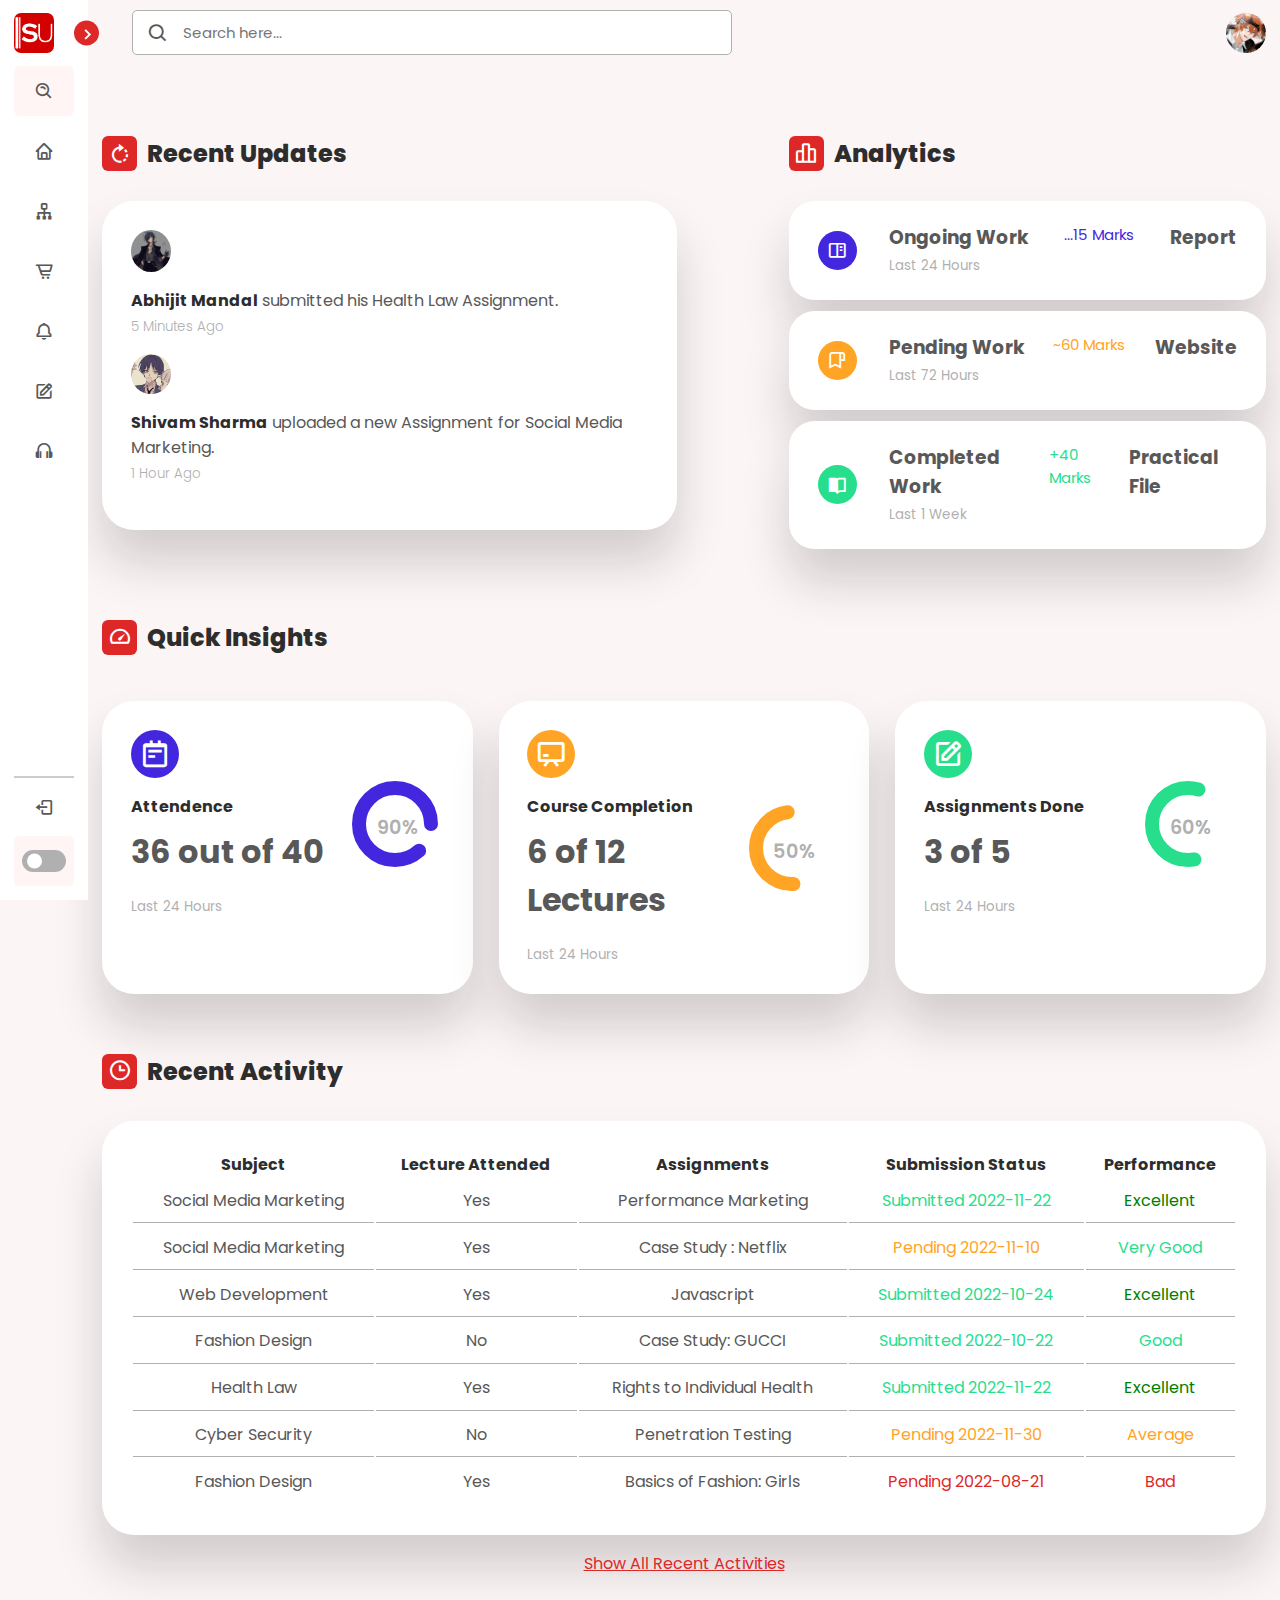
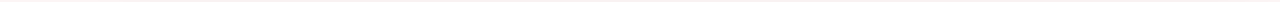
<file: index.html>
<!DOCTYPE html>
<html lang="en">
<head>
    <meta charset="UTF-8">
    <meta http-equiv="X-UA-Compatible" content="IE=edge, chrome=1">
    <meta name="viewport" content="width=device-width, initial-scale=1.0">
    <!-- -------------- CSS ---------------- -->
    <link rel="stylesheet" href="style.css">

    <!-- --------- Boxicons CSS icons --------- -->
    <link href='https://unpkg.com/boxicons@2.1.4/css/boxicons.min.css' rel='stylesheet'>
</head>
<body>
    <nav class="sidebar close">
        <header>
            <div class="image-text">
                <span class="image">
                    <img src="SU_Red.png" alt="SU">
                </span>
                <div class="text header-text">
                    <span class="name">Sushant University</span>
                    <span class="title">Student</span>
                </div>
            </div>
            <i class='bx bx-chevron-right toggle'></i>
        </header>
        <div class="menu-bar">
            <div class="menu">
                <li class="search-box">
                    <i class='bx bx-search-alt icon'></i>
                        <input type="text" placeholder="Search">
                </li>
                <ul class="menu-links">
                    <li class="nav-link">
                        <a href="home.html">
                            <i class='bx bx-home icon'></i>
                            <span class="text nav-text">Home</span>
                        </a>
                    </li>
                    <li class="nav-link">
                        <a href="#">
                            <i class='bx bx-sitemap icon'></i>
                            <span class="text nav-text">Courses</span>
                        </a>
                    </li>
                    <li class="nav-link">
                        <a href="#">
                            <i class='bx bx-cart-alt icon'></i>
                            <span class="text nav-text">Enrolled</span>
                        </a>
                    </li>
                    <li class="nav-link">
                        <a href="#">
                            <i class='bx bx-bell icon'></i>
                            <span class="text nav-text">Notifications</span>
                        </a>
                    </li>
                    <li class="nav-link">
                        <a href="#">
                            <i class='bx bx-edit icon'></i>
                            <span class="text nav-text">Assignments</span>
                        </a>
                    </li>
                    <li class="nav-link">
                        <a href="#">
                            <i class='bx bx-headphone icon'></i>
                            <span class="text nav-text">Contact</span>
                        </a>
                    </li>
                </ul>
            </div>
            <div class="bottom-content">
                <li class="logout-mode"><a href="form.html">
                        <i class='bx bx-log-out icon' ></i>
                        <span class="text nav-text">Logout</span>
                    </a>
                </li>
                <li class="mode">
                    <div class="moon-sun">
                        <i class='bx bx-moon icon moon' ></i>
                        <i class='bx bx-sun icon sun' ></i>
                    </div>
                    <span class="mode-text text">Dark Mode</span>
                    <div class="toggle-switch">
                        <span class="switch"></span>
                    </div>
                </li>
            </div>
        </div>
    </nav>

   <!-- ------------------ Dash Section ----------------- -->
   <section class="dashboard">
    <div class="top">  
        <div class="search-bar">
            <i class='bx bx-search icon' ></i>
            <input type="text" placeholder="Search here...">        
        </div>

        <img src="images/profile.jpg" alt="profile">
    </div>

    <div class="dash-content">

        <div class="right">
            <div class="recent-updates">
                <div class="title">
                    <i class='bx bx-rotate-right'></i>
                    <span class="text">Recent Updates</span>
                </div>
                <div class="updates">
                    <div class="update">
                        <div class="profile-photo">
                            <img src="images/profile3.jpeg">
                        </div>
                        <div class="message">
                            <p><b>Abhijit Mandal</b> submitted his Health Law Assignment.</p>
                            <small class="text-muted">5 Minutes Ago</small>
                        </div>
                    </div>

                    <div class="update">
                        <div class="profile-photo">
                            <img src="images/profile2.jpeg">
                        </div>
                        <div class="message">
                            <p><b>Shivam Sharma</b> uploaded a new Assignment for Social Media Marketing.</p>
                            <small class="text-muted">1 Hour Ago</small>
                        </div>
                    </div>
                </div>
            </div>

            <div class="analytics">
                <div class="title">
                    <i class='bx bx-bar-chart-alt-2'></i>
                    <span class="text">Analytics</span>
                </div>
                <div class="assign">
                    <i class='bx bx-book-content' ></i>
                    <div class="right">
                        <div class="info">
                            <h3>Ongoing Work</h3>
                            <small class="text-muted">Last 24 Hours</small>
                        </div>
                        <h5 class="doing">...15 Marks</h5>
                        <h3>Report</h3>
                    </div>
                </div>

                <div class="assign pending">
                    <i class='bx bx-bookmark-alt' ></i>
                    <div class="right">
                        <div class="info">
                            <h3>Pending Work</h3>
                            <small class="text-muted">Last 72 Hours</small>
                        </div>
                        <h5 class="pending">~60 Marks</h5>
                        <h3>Website</h3>
                    </div>
                </div>

                <div class="assign done">
                    <i class='bx bxs-book-open' ></i>
                    <div class="right">
                        <div class="info">
                            <h3>Completed Work</h3>
                            <small class="text-muted">Last 1 Week</small>
                        </div>
                        <h5 class="done">+40 Marks</h5>
                        <h3>Practical File</h3>
                    </div>
                </div>
            </div>

        </div>

        <div class="overview">
            <div class="title">
                <i class='bx bx-tachometer'></i>
                <span class="text">Quick Insights</span>
            </div>

            <div class="cards">
                <!-- start of card 1 -->
                <div class="attendence">
                    <i class='bx bx-notepad'></i>
                    <div class="middle">
                        <div class="left">
                            <h3>Attendence</h3>
                            <h1>36 out of 40</h1>
                        </div>
                        <div class="progress">
                            <svg>
                                <circle cx='38' cy='38' r='36'></circle>
                            </svg>
                            <div class="number">
                                <p>90%</p>
                            </div>
                        </div>
                    </div>
                    <small class="text-muted">Last 24 Hours</small>
                </div>
                <!-- end of card 1 -->

                <!-- start of card 2 -->
                <div class="course">
                    <i class='bx bx-chalkboard'></i>
                    <div class="middle">
                        <div class="left">
                            <h3>Course Completion</h3>
                            <h1>6 of 12 Lectures</h1>
                        </div>
                        <div class="progress">
                            <svg>
                                <circle cx='38' cy='38' r='36'></circle>
                            </svg>
                            <div class="number">
                                <p>50%</p>
                            </div>
                        </div>
                    </div>
                    <small class="text-muted">Last 24 Hours</small>
                </div>
                <!-- end of card 2 -->

                <!-- start of card 3 -->
                <div class="assignment">
                    <i class='bx bx-edit'></i>
                    <div class="middle">
                        <div class="left">
                            <h3>Assignments Done</h3>
                            <h1>3 of 5</h1>
                        </div>
                        <div class="progress">
                            <svg>
                                <circle cx='38' cy='38' r='36'></circle>
                            </svg>
                            <div class="number">
                                <p>60%</p>
                            </div>
                        </div>
                    </div>
                    <small class="text-muted">Last 24 Hours</small>
                </div>
                <!-- end of card 3 -->
            </div>
        </div>
        <!-- end of cards -->

        <div class="activity">
            <div class="title">
                <i class='bx bx-time'></i>
                <span class="text">Recent Activity</span>
            </div>

            <div class="activity-data">
                <table>
                    <thead>
                        <tr>
                            <th>Subject</th>
                            <th>Lecture Attended</th>
                            <th>Assignments</th>
                            <th>Submission Status</th>
                            <th>Performance</th>
                        </tr>
                    </thead>
                    <tbody>
                        <tr>
                            <td>Social Media Marketing</td>
                            <td>Yes</td>
                            <td>Performance Marketing</td>
                            <td class="warning done">Submitted 2022-11-22</td>
                            <td class="grade best">Excellent</td>
                        </tr>

                        <tr>
                            <td>Social Media Marketing</td>
                            <td>Yes</td>
                            <td>Case Study : Netflix</td>
                            <td class="warning pending">Pending 2022-11-10</td>
                            <td class="grade good">Very Good</td>
                        </tr>

                        <tr>
                            <td>Web Development</td>
                            <td>Yes</td>
                            <td>Javascript</td>
                            <td class="warning done">Submitted 2022-10-24</td>
                            <td class="grade best">Excellent</td>
                        </tr>

                        <tr>
                            <td>Fashion Design</td>
                            <td>No</td>
                            <td>Case Study: GUCCI</td>
                            <td class="warning done">Submitted 2022-10-22</td>
                            <td class="grade good">Good</td>
                        </tr>

                        <tr>
                            <td>Health Law</td>
                            <td>Yes</td>
                            <td>Rights to Individual Health</td>
                            <td class="warning done">Submitted 2022-11-22</td>
                            <td class="grade best">Excellent</td>
                        </tr>

                        <tr>
                            <td>Cyber Security</td>
                            <td>No</td>
                            <td>Penetration Testing</td>
                            <td class="warning pending">Pending 2022-11-30</td>
                            <td class="grade avg">Average</td>
                        </tr>

                        <tr>
                            <td>Fashion Design</td>
                            <td>Yes</td>
                            <td>Basics of Fashion: Girls</td>
                            <td class="warning bad">Pending 2022-08-21</td>
                            <td class="grade bad">Bad</td>
                        </tr>
                    </tbody>
                </table>
                <a href="#">Show All Recent Activities</a>
            </div>
        </div>
    </div>
    
   </section>

    <!-- --------------- JS Script --------------- -->
    <script src="main.js"></script>
</body>
</html>
</file>
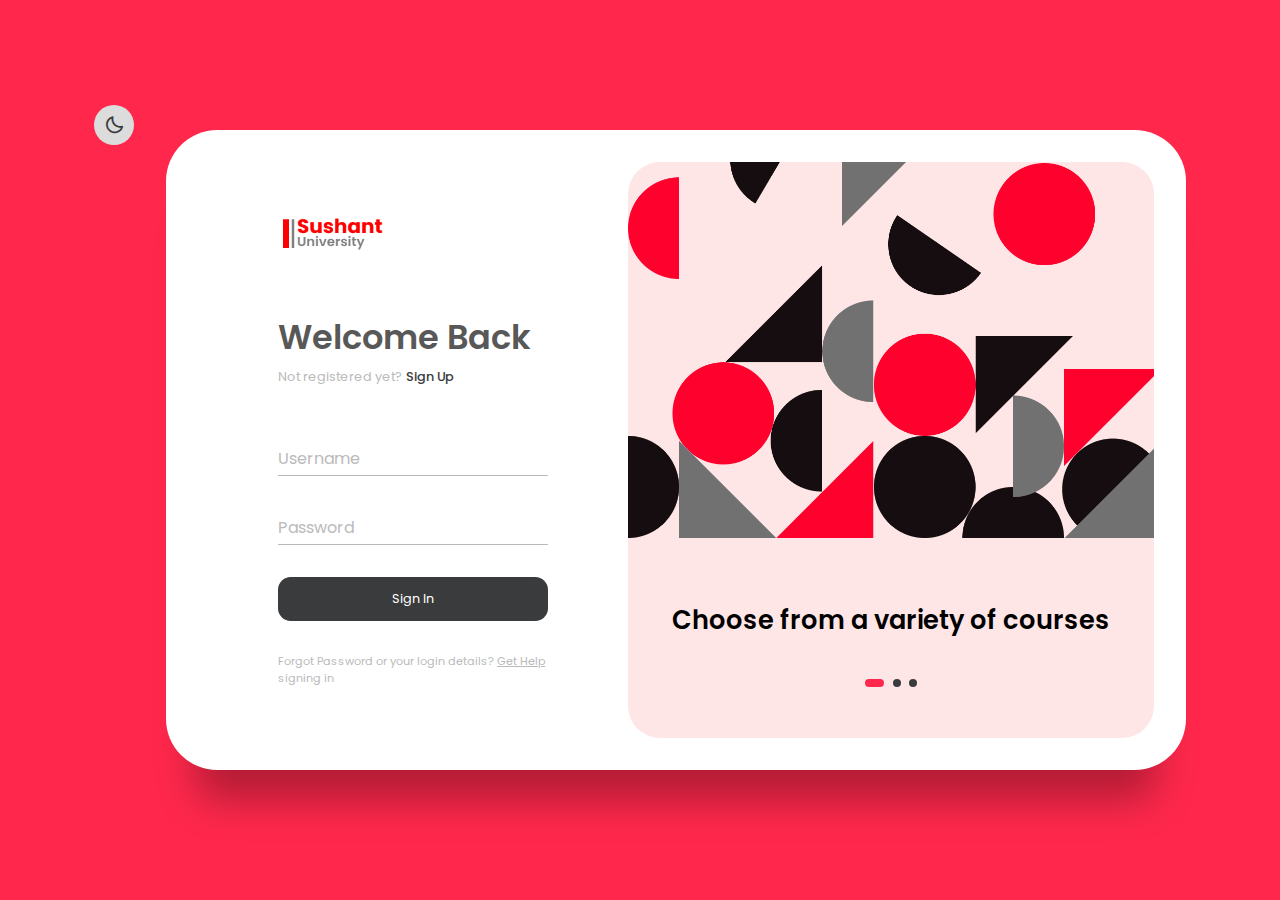
<file: form.html>
<!DOCTYPE html>
<html lang="en">
<head>
    <meta charset="UTF-8">
    <meta http-equiv="X-UA-Compatible" content="IE=edge, chrome=1">
    <meta name="viewport" content="width=device-width, initial-scale=1.0">
    <!-- -------------- CSS File for form ---------------- -->
    <link rel="stylesheet" href="form.css">

      <!-- --------- Boxicons CSS icons --------- -->
      <link href='https://unpkg.com/boxicons@2.1.4/css/boxicons.min.css' rel='stylesheet'>

</head>
<body>
    <main>
        <i class='bx bx-moon toggle-btn' ></i>
        <div class="container">
            <div class="inner-box">
                <div class="forms-wrap">
                    <form action="index.html" class="sign-in-form" autocomplete="off">
                        <div class="logo">
                            <a href="home.html"><img src="images/su_alt.png" alt="TDL iON"></a>
                        </div>

                        <div class="heading">
                            <h2>Welcome Back</h2>
                            <h6>Not registered yet?</h6>
                            <a href="#" class="toggle">Sign Up</a>
                        </div>

                        <div class="start-form">
                           <div class="input-wrap">
                                <input
                                type="text"
                                minlength="6"
                                maxlength="15"
                                class="input-field"
                                autocomplete="off"
                                required
                                />
                                <label>Username</label>

                           </div> 

                           <div class="input-wrap">
                            <input
                            type="password"
                            minlength="5"
                            maxlength="8"
                            class="input-field"
                            autocomplete="off"
                            required
                            />
                            <label>Password</label>

                       </div> 

                       <input type="submit" value="Sign In" class="sign-btn">
                       <p class="text">
                        Forgot Password or your login details?
                        <a href="#">Get Help</a> signing in
                       </p>
                        </div>
                    </form>

                    <form action="index.html" class="sign-up-form" autocomplete="off">
                        <div class="logo">
                            <a href="home.html"><img src="images/su_alt.png" alt="TDL iON"></a>
                        </div>

                        <div class="heading">
                            <h2>Get Started</h2>
                            <h6>Already have an Account?</h6>
                            <a href="#" class="toggle">Sign In</a>
                        </div>

                        <div class="start-form">
                           <div class="input-wrap">
                                <input
                                type="text"
                                minlength="6"
                                maxlength="15"
                                class="input-field"
                                autocomplete="off"
                                required
                                />
                                <label>Username</label>

                           </div>
                           
                           <div class="input-wrap">
                            <input
                            type="email"
                            class="input-field"
                            autocomplete="off"
                            required
                            />
                            <label>Email</label>

                       </div>

                           <div class="input-wrap">
                            <input
                            type="password"
                            minlength="6"
                            maxlength="8"
                            class="input-field"
                            autocomplete="off"
                            required
                            />
                            <label>Password</label>

                       </div> 

                       <input type="submit" value="Sign Up" class="sign-btn">
                       <p class="text">
                        By signing up, I agree to the <a href="#">Terms of Services</a> and
                        <a href="#">Privacy Policies</a>
                       </p>
                        </div>
                    </form>
                </div>

                <div class="carousel">
                        <div class="images-wrapper">
                            <img src="images/image1.png" class="image img-1 show" alt="" />
                            <img src="images/image2.png" class="image img-2" alt="" />
                            <img src="images/image3.png" class="image img-3" alt="" />
                        </div>

                        <div class="text-slider">
                                <div class="text-wrap">
                                    <div class="text-group">
                                        <h2>Choose from a variety of courses</h2>
                                        <h2>Keep track of your progress</h2>
                                        <h2>Interact with the teachers directly</h2>
                                    </div>
                                </div>

                                <div class="bullets">
                                    <span class="active" data-value="1"></span>
                                    <span data-value="2"></span>
                                    <span data-value="3"></span>
                                </div>
                        </div>
                </div>
            </div>
        </div>
    </main>



<!-- ---------------- JS File for form --------------------- -->
    <script src="form.js"></script>
</body>

</html>
</file>
<file: style.css>
/* Google Font Import */
@import url('https://fonts.googleapis.com/css2?family=Poppins:wght@300;400;500;600;700&display=swap');

*{
    font-family: 'Poppins', sans-serif;
    margin: 0;
    padding: 0;
    box-sizing: border-box;

}


:root{
    /* Colors */
    --body-color: #fcf5f5;
    --sidebar-color: #fff;
    --primary-color: #de2727;
    --a-color: #de2727;
    --title-icon-color: #fff;
    --card1-color: #4327de;
    --card2-color: #ffa425;
    --card3-color: #27de8c;
    --primary-color-lightmode: #fff5f5;
    --toggle-color: #b0b0b0;
    --text-color: #585858;
    --bold-color: #2d2d2d;

    /* Transitions */
    --tran-02: all 0.2s ease;
    --tran-03: all 0.3s ease;
    --tran-04: all 0.4s ease;
    --tran-05: all 0.5s ease;
    
    /* Misc */
    --card-border-radius: 2rem;
    --card-padding: 1.8rem;
    --box-shadow: 0 2rem 3rem rgba(21, 21, 21, 0.18);
}

body{
    height: 100vh;
    background: var(--body-color);
    transition: var(--tran-05);
}

::selection{
    background-color: var(--primary-color);
    color: #fff;
}

body.dark{
    --body-color: #18191A;
    --sidebar-color: #242020;
    --primary-color: #ff284c;
    --primary-color-lightmode: #3a3b3c;
    --toggle-color: #ffffff;
    --a-color: #ffffff;
    --text-color: #ccc;
    --bold-color: #fef6f6;
    --box-shadow: 0 2rem 3rem rgba(202, 202, 202, 0.105);
}

/* === Custom Scroll Bar CSS === */
::-webkit-scrollbar {
    width: 12px;
}
::-webkit-scrollbar-track {
    background: var(--body-color);
}
::-webkit-scrollbar-thumb {
    background: var(--primary-color);
    border-radius: 8px;
    transition: var(--tran-03);
}

::-webkit-scrollbar-thumb:hover {
    background: #c10b35;
}

body.dark::-webkit-scrollbar-thumb:hover,
body.dark .activity-data::-webkit-scrollbar-thumb:hover{
    background: #3A3B3C;
}

/* -------sidebar----- */
.sidebar{
    position: fixed;
    top: 0; left: 0; height: 100%;
    width: 250px;
    padding: 10px 14px;
    background: var(--sidebar-color);
    transition: var(--tran-05);
    z-index: 100;
}

.sidebar.close{
    width: 88px;
}

.sidebar .text{
    font-size: 16px;
    font-weight: 500;
    color: var(--text-color);
    transition: var(--tran-03);
    white-space: nowrap;
    opacity: 1;
}

.sidebar.close .text{
    opacity: 0;
    pointer-events: none;
}

.sidebar .image{
    min-width: 60px;
    display: flex;
    align-items: center;
}

.sidebar li{
    height: 50px;
    margin-top: 10px;
    list-style: none;
    display: flex;
    align-items: center;
}

.sidebar li .icon{
    min-width: 60px;
    display: flex;
    align-items: center;
    justify-content: center;
    font-size: 20px;
}

.sidebar li .icon,
.sidebar li .text{
    color: var(--text-color);
    transition: var(--tran-02);
}

.sidebar header{
    position: relative;
}

.sidebar .image-text img{
    width: 40px;
    border-radius: 7px;
}

.sidebar header .image-text{
    display: flex;
    align-items: center;
}

header .image-text .header-text{
    display: flex;
    flex-direction: column;
}

.header-text .name{
    margin-top: 2px;
    font-size: 16px;
    font-weight: 600;
}

.header-text .title{
    margin-top: -2px;
    font-size: 14px;
    display: block;
}

.sidebar header .toggle{
    position: absolute;
    top:50%;
    right: -25px;
    transform: translateY(-50%)  rotate(180deg);
    height: 25px;
    width: 25px;
    background: var(--primary-color);
    display: flex;
    align-items: center;
    justify-content: center;
    border-radius: 50%;
    color: var(--sidebar-color);
    font-size: 22px;
    transition: var(--tran-03);
}

.sidebar.close header .toggle{
    transform: translateY(-50%);
}

body.dark .sidebar header .toggle{
    color: var(--toggle-color);
}

.search-box .menu{
    margin-top: 35px;
}

.sidebar .search-box{
    background: var(--primary-color-lightmode);
    border-radius: 6px;
    cursor: pointer;
    transition: var(--tran-05);
}

.search-box input{
    height: 100%;
    width: 100%;
    outline: none;
    border: none;
    font-size: 17px;
    font-weight: 500;
    border-radius: 6px;
    background-color: var(--primary-color-lightmode);
    color: var(--text-color);
    transition: var(--tran-05);
}

.sidebar li a{
    height: 100%;
    width: 100%;
    background-color: transparent;
    display: flex;
    align-items: center;
    text-decoration: none;
    border-radius: 6px;
    transition: var(--tran-03);
}

.sidebar li a:hover{
    background: var(--primary-color);
}

.sidebar li a:hover .icon,
.sidebar li a:hover .text{
    color: var(--sidebar-color);
}

body.dark li a:hover .icon,
body.dark li a:hover .text{
    color: var(--toggle-color);
}

.sidebar .menu-bar{
    height: calc(100% - 50px);
    display: flex;
    flex-direction: column;
    justify-content: space-between;
    overflow-y: scroll;

}

.bottom-content .logout-mode{
    padding-top: 10px;
    border-top: 2px solid #ccc;
}

.menu-bar::-webkit-scrollbar{
    display: none;
}

.menu-bar .mode{
    position: relative;
    border-radius: 6px;
    background: var(--primary-color-lightmode);
}
.menu-bar .mode .moon-sun{
    height: 50px;
    width: 60px;
    display: flex;
    align-items: center;
}

.menu-bar .mode i{
    position: absolute;
}

.menu-bar .mode i.sun{
    opacity: 0;
}

body.dark .menu-bar .mode i.sun{
    opacity: 1;
}

body.dark .menu-bar .mode i.moon{
    opacity: 0;
}

.menu-bar .mode .toggle-switch{
    position: absolute;
    right: 0;
    display: flex;
    align-items: center;
    justify-content: center;
    height: 100%;
    min-width: 60px;
    cursor: pointer;
    border-radius: 6px;
    background: var(--primary-color-lightmode);
    
}

.toggle-switch .switch{
    position: relative;
    height: 22px;
    width: 44px;
    border-radius: 25px;
    background: var(--toggle-color);
    transition: var(--tran-05);
}

.switch::before{
    content: '';
    position: absolute;
    height: 15px; width: 15px;
    border-radius: 50%;
    top:50%;
    left: 5px;
    transform: translateY(-50%);
    background: var(--sidebar-color);
    transition: var(--tran-04);
}

body.dark .switch::before{
    left: 24px;
}

.dashboard{
    position: relative;
    left: 250px;
    background-color: var(--body-color);
    min-height: 100vh;
    width: calc(100% - 250px);
    padding: 10px 14px;
    transition: var(--tran-05);
  
}

.dashboard .top{
    position: fixed;
    top: 0;
    left: 250px;
    display: flex;
    width: calc(100% - 250px);
    align-items: center;
    justify-content: space-between;
    padding: 10px 14px;
    background-color: var(--body-color);
    transition: var(--tran-05);
    z-index: 10;
}

.sidebar.close ~ .dashboard,
.sidebar.close ~ .dashboard .top{
    left: 88px;
    width: calc(100% - 88px);
}

.dashboard .top .search-bar{
    position: relative;
    height: 45px;
    max-width: 600px;
    width: 100%;
    margin: 0 30px;
}

.top .search-bar input{
    position: absolute;
    border: 1px solid var(--toggle-color);
    background-color: var(--sidebar-color);
    padding: 0 25px 0 50px;
    border-radius: 5px;
    height: 100%;
    width: 100%;
    color: var(--text-color);
    font-size: 15px;
    font-weight: 400;
    outline: none;
}

.top .search-bar i{
    position: absolute;
    left: 15px;
    font-size: 22px;
    z-index: 10;
    top: 50%;
    transform: translateY(-50%);
    color: var(--text-color);
}

.top img{
    width: 40px;
    border-radius: 50%;
}

.dashboard .dash-content{
    padding-top: 50px;
}

.dash-content .title{
    display: flex;
    align-items: center;
    margin: 60px 0 30px 0;
}

.dash-content .title i{
    position: relative;
    height: 35px;
    width: 35px;
    background-color: var(--primary-color);
    border-radius: 6px;
    color: var(--title-icon-color);
    display: flex;
    align-items: center;
    justify-content: center;
    font-size: 24px;
}

.dash-content .title .text{
    font-size: 24px;
    font-weight: 800;
    color: var(--bold-color);
    margin-left: 10px;
}

.dash-content .cards{
   display: grid;
   grid-template-columns: repeat(3, 1fr);
   gap: 1.6rem;
   cursor: pointer;
}

.dash-content .cards > div{
    background: var(--sidebar-color);
    padding: var(--card-padding);
    border-radius: var(--card-border-radius);
    margin-top: 1rem;
    box-shadow: var(--box-shadow);
    transition: all 300ms ease;
}

.dash-content .cards > div:hover{
    box-shadow: none;
}

.dash-content .cards > div i{
    background: var(--card1-color);
    padding: 0.5rem;
    font-size: 2rem;
    border-radius: 50%;
    color: var(--title-icon-color);
}

.dash-content .cards > div.course i{
    background: var(--card2-color);
}

.dash-content .cards > div.assignment i{
    background: var(--card3-color);
}

.dash-content .cards > div .middle{
    display: flex;
    align-items: center;
    justify-content: space-between;
}

.dash-content .cards h3{
    margin: 1rem 0 0.6rem;
    font-size: 1rem;
    color: var(--bold-color);
}

.dash-content .cards h1{
    color: var(--text-color);
}

.dash-content .cards .progress{
    position: relative;
    width: 92px;
    height: 92px;
    border-radius: 50%;
}

.dash-content .cards svg{
    width: 7rem;
    height: 7rem;
}

.dash-content .cards svg circle{
    fill: none;
    stroke-width: 14;
    stroke-linecap: round;
    transform: translate(5px, 5px);
}

.dash-content .cards .attendence svg circle{
    stroke: var(--card1-color);
    stroke-dashoffset: -30;
    stroke-dasharray: 200;
}

.dash-content .cards .course svg circle{
    stroke: var(--card2-color);
    stroke-dashoffset: -55;
    stroke-dasharray: 110;
}

.dash-content .cards .assignment svg circle{
    stroke: var(--card3-color);
    stroke-dashoffset: -50;
    stroke-dasharray: 130;
}

.dash-content .cards .progress .number{
    position: absolute;
    top: 0; left: 0;
    height: 100%; width: 100%;
    display: flex;
    align-items: center;
    justify-content: center;
}

.dash-content .cards .progress .number p{
    font-size: 1.2rem;
    font-weight: 600;
    color: var(--toggle-color);
}

.dash-content .cards small{
    margin-top: 1.3rem;
    display: block;
    color: var(--toggle-color);
}

.activity .activity-data{
    margin-top: 2rem;
}

.activity .activity-data table{
    background: var(--sidebar-color);
    width: 100%;
    border-radius: var(--card-border-radius);
    padding: var(--card-padding);
    text-align: center;
    box-shadow: var(--box-shadow);
    transition: all 300ms ease;
}

.activity .activity-data table:hover{
    box-shadow: none;
}

.activity table thead th{
    font-weight: 700;
    color:var(--bold-color);
}

.activity table tbody td{
    height: 2.8rem;
    border-bottom: 1px solid var(--toggle-color);
    color:var(--text-color);
}

.activity table tbody tr:last-child td{
    border: none;
}

.activity .activity-data a{
    text-align: center;
    display: block;
    margin: 1rem auto;
    color: var(--a-color);
}

.warning.pending{
    color: var(--card2-color);
}

.warning.done{
    color: var(--card3-color);
}

.warning.bad{
    color: #de2727;
}

.grade.best{
    color: green;
}

.grade.good{
    color: var(--card3-color);
}

.grade.avg{
    color: var(--card2-color);
}

.grade.bad{
    color: #de2727;
}

.right{
    display: flex;
    justify-content: start;
    gap: 1rem;
}

.right .analytics{
    
    margin-left: 6rem;
    margin-top: 1rem;
}

.right .analytics h2{
    margin-bottom: 0.8rem;
}

.right .analytics .assign{
    background: var(--sidebar-color);
    padding: 1.4rem var(--card-padding);
    border-radius: 1.6rem;
    display: flex;
    gap: 2rem;
    margin-bottom: .7rem;
    align-items: center;
    box-shadow: var(--box-shadow);
    transition: all 300ms ease;
}

.right .analytics .assign:hover{
    box-shadow: none;
    cursor: pointer;
}

.right .analytics .assign .right{
    display: flex;
    justify-content: space-between;
    align-items: start;
    margin: 0;
    width: 100%;
}

.right .analytics .assign h5{
    font-weight: 400;
    font-size: 15px;
}

.right .analytics .assign h3{
    color: var(--text-color);
}

.right .analytics .assign small{
    color: var(--toggle-color);
}

h5.doing{
    color: var(--card1-color);
}

h5.pending{
    color: var(--card2-color);
}

h5.done{
    color: var(--card3-color);
}

.right .analytics .assign i{
    display: flex;
    font-size: 20px;
    color: #fff;
    padding: .6rem;
    border-radius: 50%;
    background: var(--card1-color);
}

.right .analytics .assign.pending i{
    background: var(--card2-color);
}

.right .analytics .assign.done i{
    background: var(--card3-color);
}

.right .profile-photo{
    display: flex;
    gap: 2rem;
    text-align: right;
}

.right .recent-updates{
    margin-top: 1rem;
}

.right .recent-updates h2{
    margin-bottom: 0.8rem;
}

.right .recent-updates .updates{
    background: var(--sidebar-color);
    padding: var(--card-padding);
    border-radius: var(--card-border-radius);
    box-shadow: var(--box-shadow);
    transition: var(--tran-03);
}

.right .recent-updates .updates:hover{
    box-shadow: none;
}

.right .recent-updates .updates .update{
    display: grid;
    gap: 1rem;
    margin-bottom: 1rem;
}

.profile-photo img{
    width: 40px;
    border-radius: 50%;
}

.update .message{
    color: var(--text-color);
}

.update .message b{
    color: var(--bold-color);
}

.update .message .text-muted{
    font-weight: 300;
    color: var(--toggle-color);
}

/* ============= Media Queries ================== */
@media screen and (max-width: 1200px){
    body{
        width: 94%;
    }
    .header-text .title,
    .header-text .name{
        display: none;
    }
}
</file>
<file: form.css>
@import url('https://fonts.googleapis.com/css2?family=Poppins:wght@300;400;500;600;700&display=swap');

*{
    font-family: 'Poppins', sans-serif;
}

:root{
    /* Colors */
    --back-color: #ff012d;
    --main-color: #ff284c;
    --select-color: #fff;
    --form-shadow: 0 60px 40px -30px rgba(0, 0, 0, 0.3);
    --bold-color: #3a3b3c;
    --toggle-color: #dcdcdc;
    --medium-color: #585858;
    --muted-color: #bababa;
    --carousel-color: #ffe6e6;

     /* Transitions */
     --tran-02: all 0.2s ease;
     --tran-03: all 0.3s ease;
     --tran-04: all 0.4s ease;
     --tran-05: all 0.5s ease;
     --tran-08: all 0.8s ease;
}

::selection{
    background-color: var(--back-color);
    color: var(--select-color);
}

*, *::before, *::after{
    padding: 0;
    margin: 0;
    box-sizing: border-box;
}

body.dark{
    /* Colors */
    --back-color: #ff284c;
    --main-color: #18191A;
    --select-color: #242020;
    --form-shadow: 0 60px 40px -30px rgba(216, 216, 216, 0.105);
    --bold-color: #fff;
    --toggle-color: #272727;
    --medium-color: #fef6f6;
    --muted-color: #d3d3d3;
    --carousel-color: #b9b9b9;
}

.dark .toggle-btn:hover{
    background-color: brightness(110%);
}

main{
    width: 100%;
    min-height: 100vh;
    overflow: hidden;
    background: var(--main-color);
    padding: 2rem;
    display: flex;
    align-items: center;
    justify-content: center;
    transition: var(--tran-05);
}


.container{
    position: relative;
    width: 100%;
    max-width: 1020px;
    height: 640px;
    background-color: var(--select-color);
    border-radius: 3.2rem;
    box-shadow: var(--form-shadow);
    transition: var(--tran-04);
}

i.toggle-btn{
    color: var(--bold-color);
    width: 40px; height: 40px;
    background-color: var(--toggle-color);
    border-radius: 50%;
    display: flex;
    align-items: center;
    margin-right: 2rem;
    margin-bottom: 650px;
    justify-content: center;
    font-size: 1.3rem;
    cursor: pointer;
    transition: var(--tran-03);
}

i.toggle-btn:hover{
    filter: brightness(80%);
}

.inner-box{
    position: absolute;
    width: calc(100% - 4rem);
    height: calc(100% - 4rem);
    top: 50%; left: 50%;
    transform: translate(-50%, -50%);
    transition: var(--tran-03);
}

.forms-wrap{
    position: absolute;
    height: 100%;
    width: 45%;
    top: 0; left:0;
    display: grid;
    grid-template-columns: 1fr;
    grid-template-rows: 1fr;
    transition: .8s ease-in-out;
}

form{
    max-width: 270px;
    width: 100%;
    margin: 0 auto;
    height: 100%;
    display: flex;
    flex-direction: column;
    justify-content: space-evenly;
    grid-row: 1 / 2;
    grid-column: 1 / 2;
    transition: opacity 0.02s 0.4s;
}

form.sign-up-form{
    opacity: 0;
    pointer-events: none;
}

.logo{
    display: flex;
    align-items: center;
}

.logo img{
    width: 100px;
    margin: 0.3rem;
}

.heading h2{
    font-size: 2.1rem;
    font-weight: 600;
    color: var(--medium-color);
}

.heading h6{
    font-size: .8rem;
    font-weight: 400;
    color: var(--muted-color);
    display: inline;
}

.toggle{
    color: var(--bold-color);
    text-decoration: none;
    font-size: .8rem;
    font-weight: 500;
    transition: var(--tran-03);
}

.toggle:hover{
    color: var(--back-color);
}

.input-wrap{
    position: relative;
    height: 37px;
    margin-bottom: 2rem;

}

.input-field{
    position: absolute;
    width: 100%;
    height: 100%;
    background: none;
    border: none;
    outline: none;
    border-bottom: 1px solid var(--muted-color);
    padding: 0;
    font-size: 1rem;
    color: var(--bold-color);
    transition: var(--tran-04);
}

label{
    position: absolute;
    left: 0;
    top: 50%;
    transform: translateY(-50%);
    font-size: 1rem;
    color: var(--muted-color);
    pointer-events: none;
    transition: var(--tran-04);

}

.input-field.active{
    border-bottom-color: var(--back-color);

}

.input-field.active + label {
    font-size: .75rem;
    top: -2px;
}

.sign-btn{
    display: inline-block;
    width: 100%;
    height: 44px;
    background-color: var(--bold-color);
    color: var(--select-color);
    border: none;
    cursor: pointer;
    border-radius: .8rem;
    font-size: .8rem;
    margin-bottom: 2rem;
    transition: var(--tran-03);
}

.sign-btn:hover{
    background-color: var(--back-color);
}

.text{
    color: var(--muted-color);
    font-size: .7rem;
}

.text a{
    color: var(--muted-color);
    transition: var(--tran-03);
}

.text a:hover{
    color: var(--back-color);
}

main.sign-up-mode .forms-wrap{
    left: 55%;
}

main.sign-up-mode form.sign-in-form{
    opacity: 0;
    pointer-events: none;
}

main.sign-up-mode form.sign-up-form{
    opacity: 1;
    pointer-events: all;
}

main.sign-up-mode .carousel{
    left: 0%;
}

.carousel{
    position: absolute;
    height: 100%;
    width: 55%;
    left: 45%;
    top: 0;
    background-color: var(--carousel-color);
    border-radius: 2rem;
    display: grid;
    grid-template-rows: auto 1fr; /* auto for images-wrapper, 1fr for text-slider */
    padding-bottom: 2rem;
    overflow: hidden;
    transition: var(--tran-08);
}

.images-wrapper{
    display: grid;
    grid-template-columns: 1fr;
    grid-template-rows: 1fr;
}

.image{
    width: 100%;
    grid-row: 1/2;
    grid-column: 1/2;
    opacity: 0;
    transition: opacity 0.3s, transform 0.5s;
}

.img-1{
    transform: translate(0, -50px);
}

.img-2{
    transform: scale(0.4, 0.5);
}

.img-3{
    transform: scale(0.3, 0.3) rotate(-20deg);
}

.image.show{
    opacity: 1;
    transform: none;
}

.text-slider{
    display: flex;
    align-items: center;
    justify-content: center;
    flex-direction: column;
}

.text-wrap{
    max-height: 2.2rem;
    overflow: hidden;
    margin-bottom: 2.5rem;
}

.text-group{
    display: flex;
    flex-direction: column;
    text-align: center;
    transform: translateY(0);
    transition: var(--tran-05);
}

.text-group h2{
    line-height: 2.2rem;
    font-weight: 600;
    font-size: 1.6rem;
}

.bullets{
    display: flex;
    align-items: center;
    justify-content: center;
}

.bullets span{
    display: block;
    width: 0.5rem;
    height: 0.5rem;
    background-color: var(--bold-color);
    margin: 0 0.27rem;
    border-radius: 50%;
    cursor: pointer;
    transition: var(--tran-03);

}

.bullets span.active{
    width: 1.2rem;
    background-color: var(--main-color);
    border-radius: 1rem;
}

/* Responsiveness */

@media (max-width: 850px){

    i.toggle-btn{
        width: 35px; height: 35px;
        font-size: 1rem;
        margin-right: 1.5rem;
    }

    .container{
        height: auto;
        max-width: 550px;
        overflow: hidden;
    }


    .inner-box{
        position: static;
        transform: none;
        width: revert;
        height: revert;
        padding: 2rem;
    }

    .forms-wrap{
        position: revert;
        width: 100%;
        height: auto;
    }

    form{
        max-width: revert;
        padding: 1.5rem 2.5rem 2rem;
        transition: transform 0.8s ease-in-out, opacity .45s linear;
    }

    .heading{
        margin: 2rem 0;
    }

    form.sign-up-form {
        transform: translateX(100%);
    }

    main.sign-up-mode form.sign-in-form{
        transform: translateX(-100%);
    }

    main.sign-up-mode form.sign-up-form{
        transform: translateX(0%);
    }

    .carousel{
      position: revert;
        width: 100%;
        height: auto;
        padding: 3rem 2rem;   
        display: flex;
    }

    .images-wrapper{
        display: none;
    }
    .text-slider{
        width: 100%;
    }

    .text-group h2{
        font-size: 1.1rem;
    }
    

}

@media (max-width: 530px){
    
    i.toggle-btn{
        width: 25px; height: 25px;
        font-size: .8rem;
        margin-right: 1rem;
    }
    

    main {
        padding: 1rem;
    }

    .container{
        border-radius: 2rem;
    }

    .inner-box{
        padding: 1rem;
    }

    .carousel{
        padding: 1.5rem 1rem;
        border-radius: 1.6rem;
    }

    .text-wrap{
        margin-bottom: 1rem;
    }

    .text-group h2{
        font-size: .7rem;
    }

    form{
        padding: 1rem 2rem 1.5rem;
    }
}
</file>
